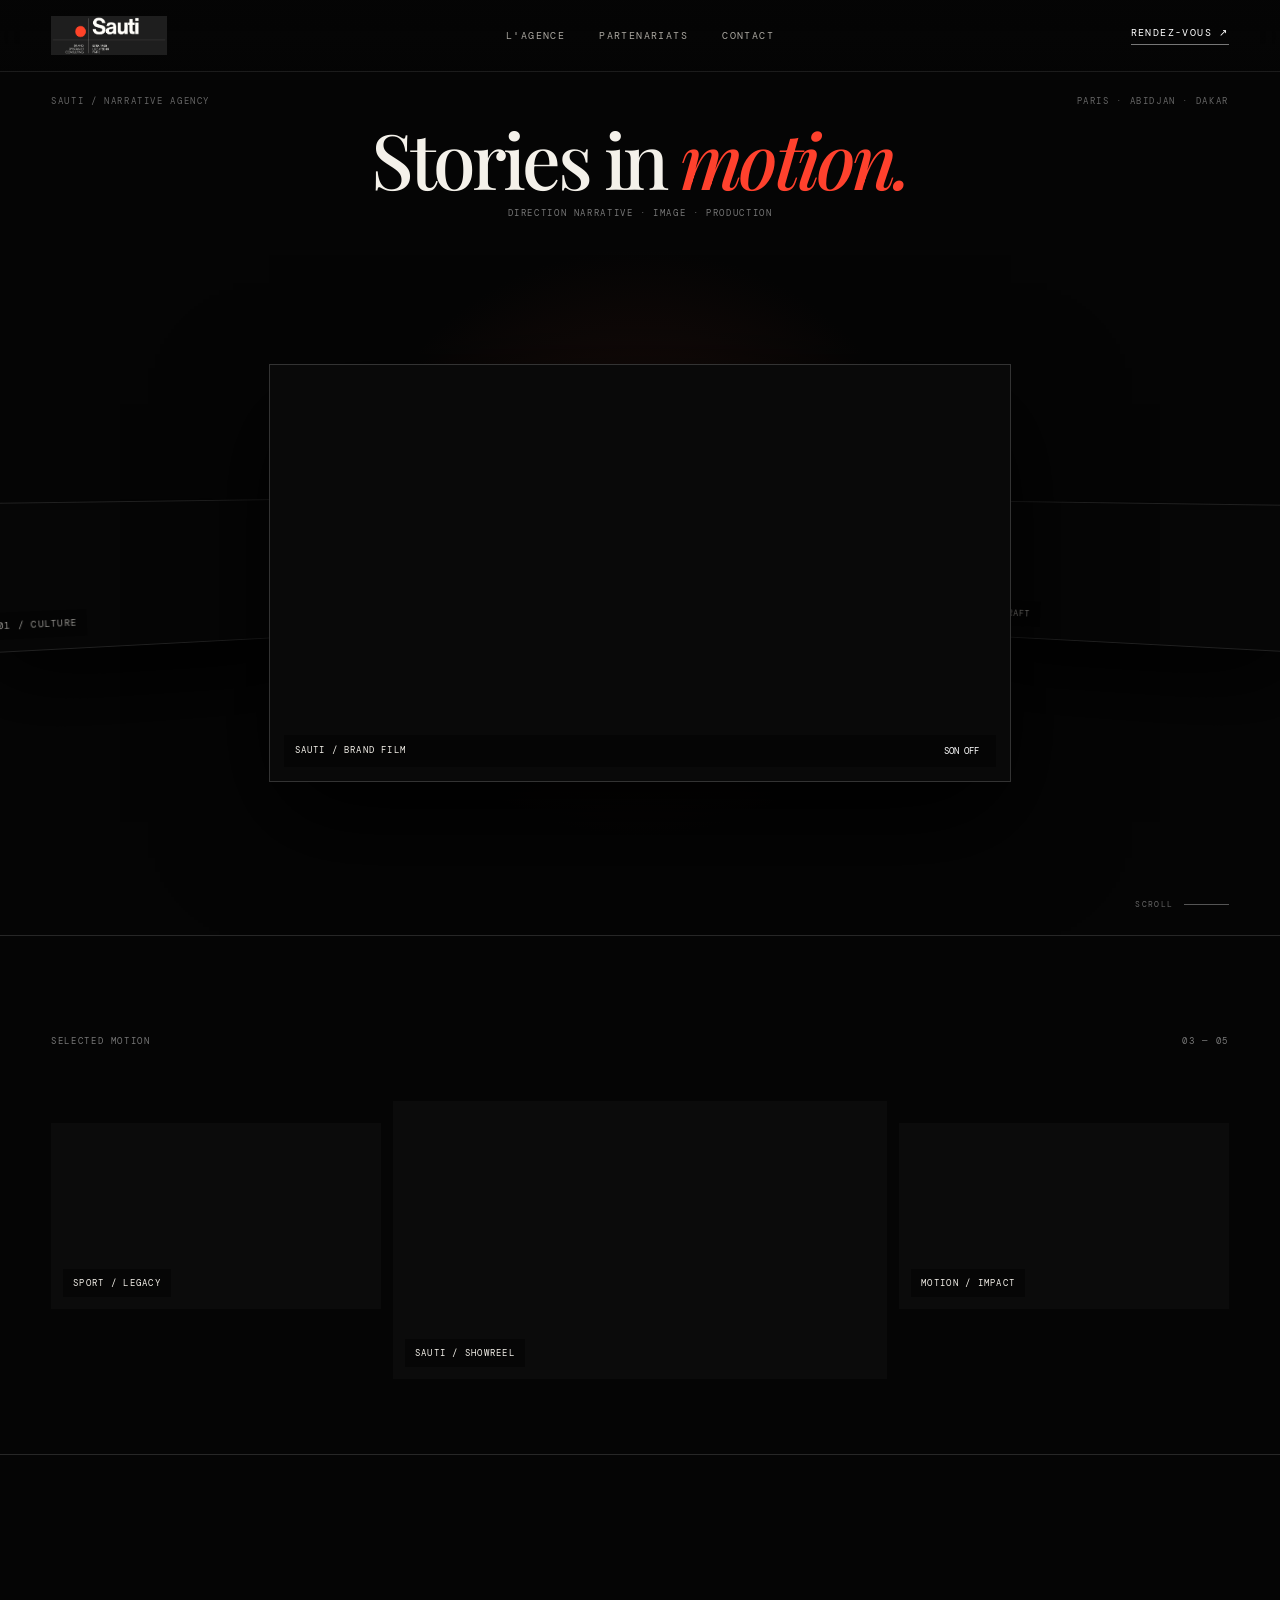
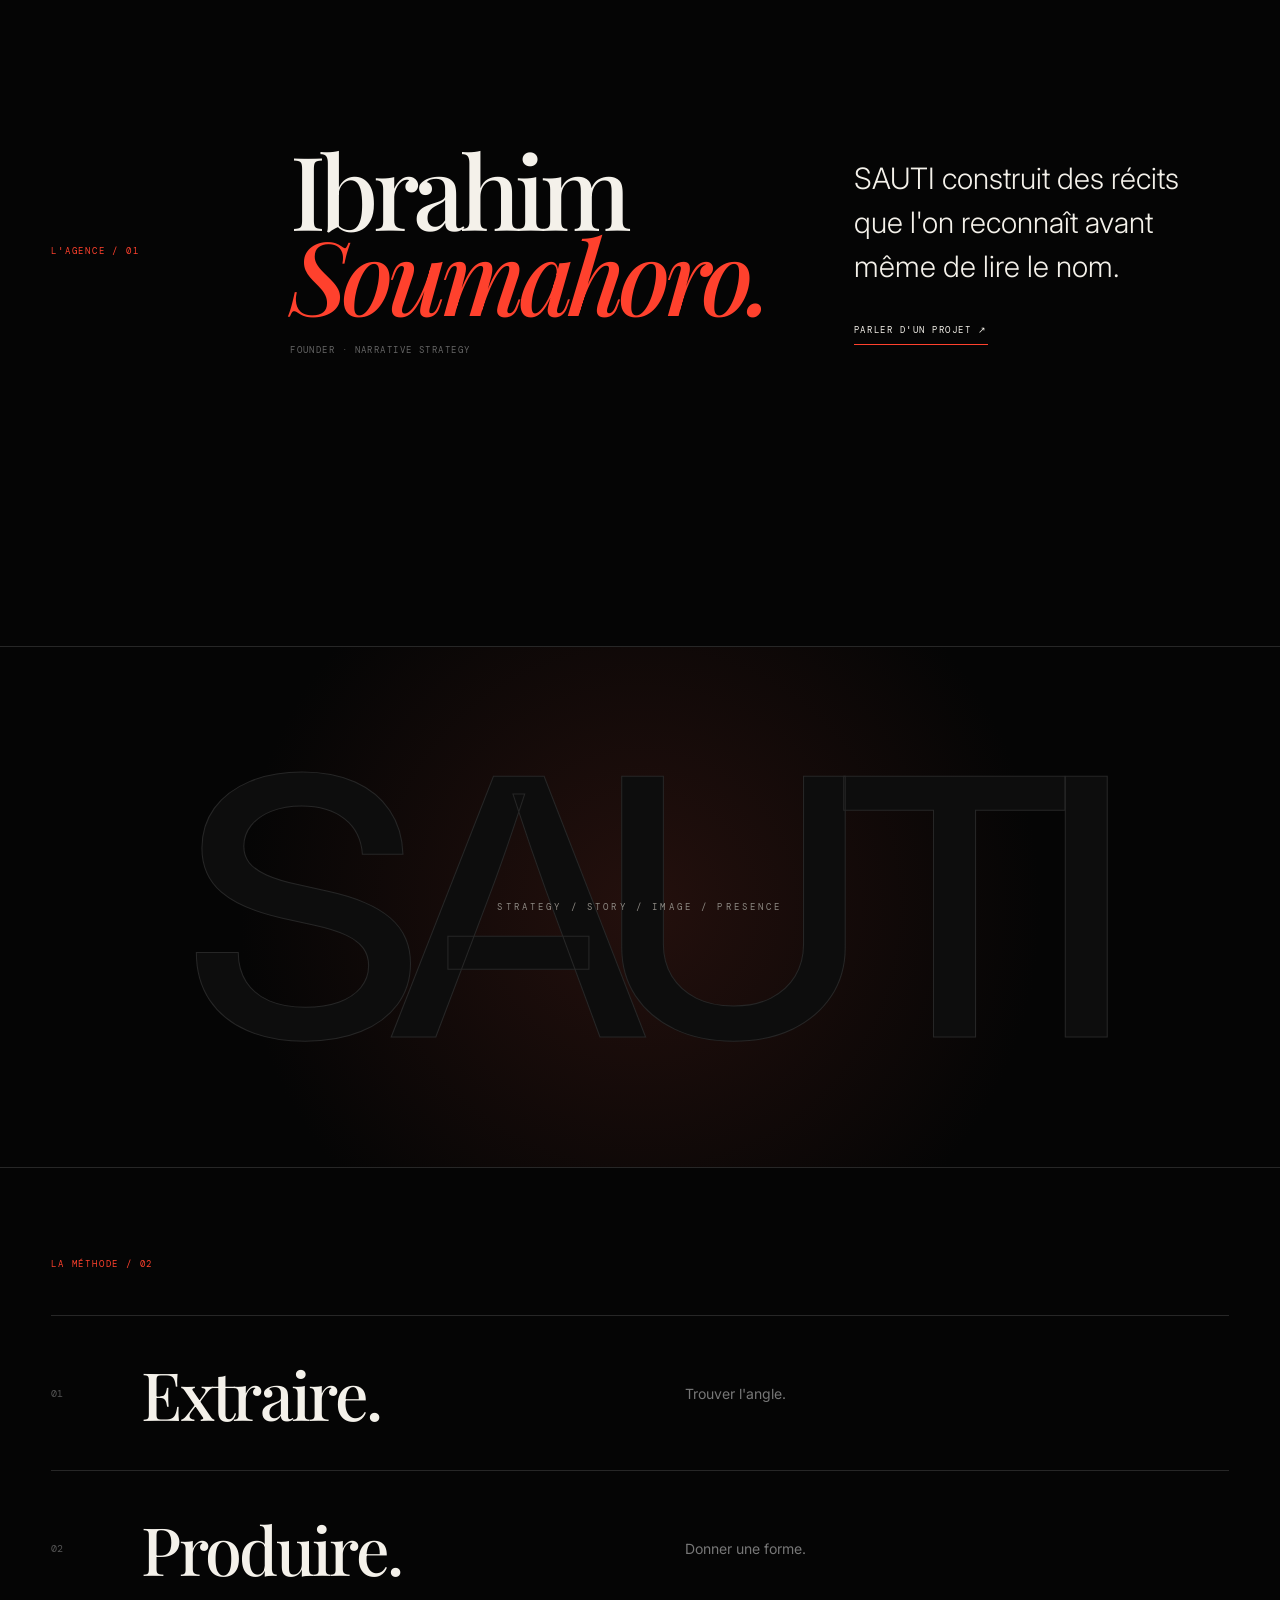
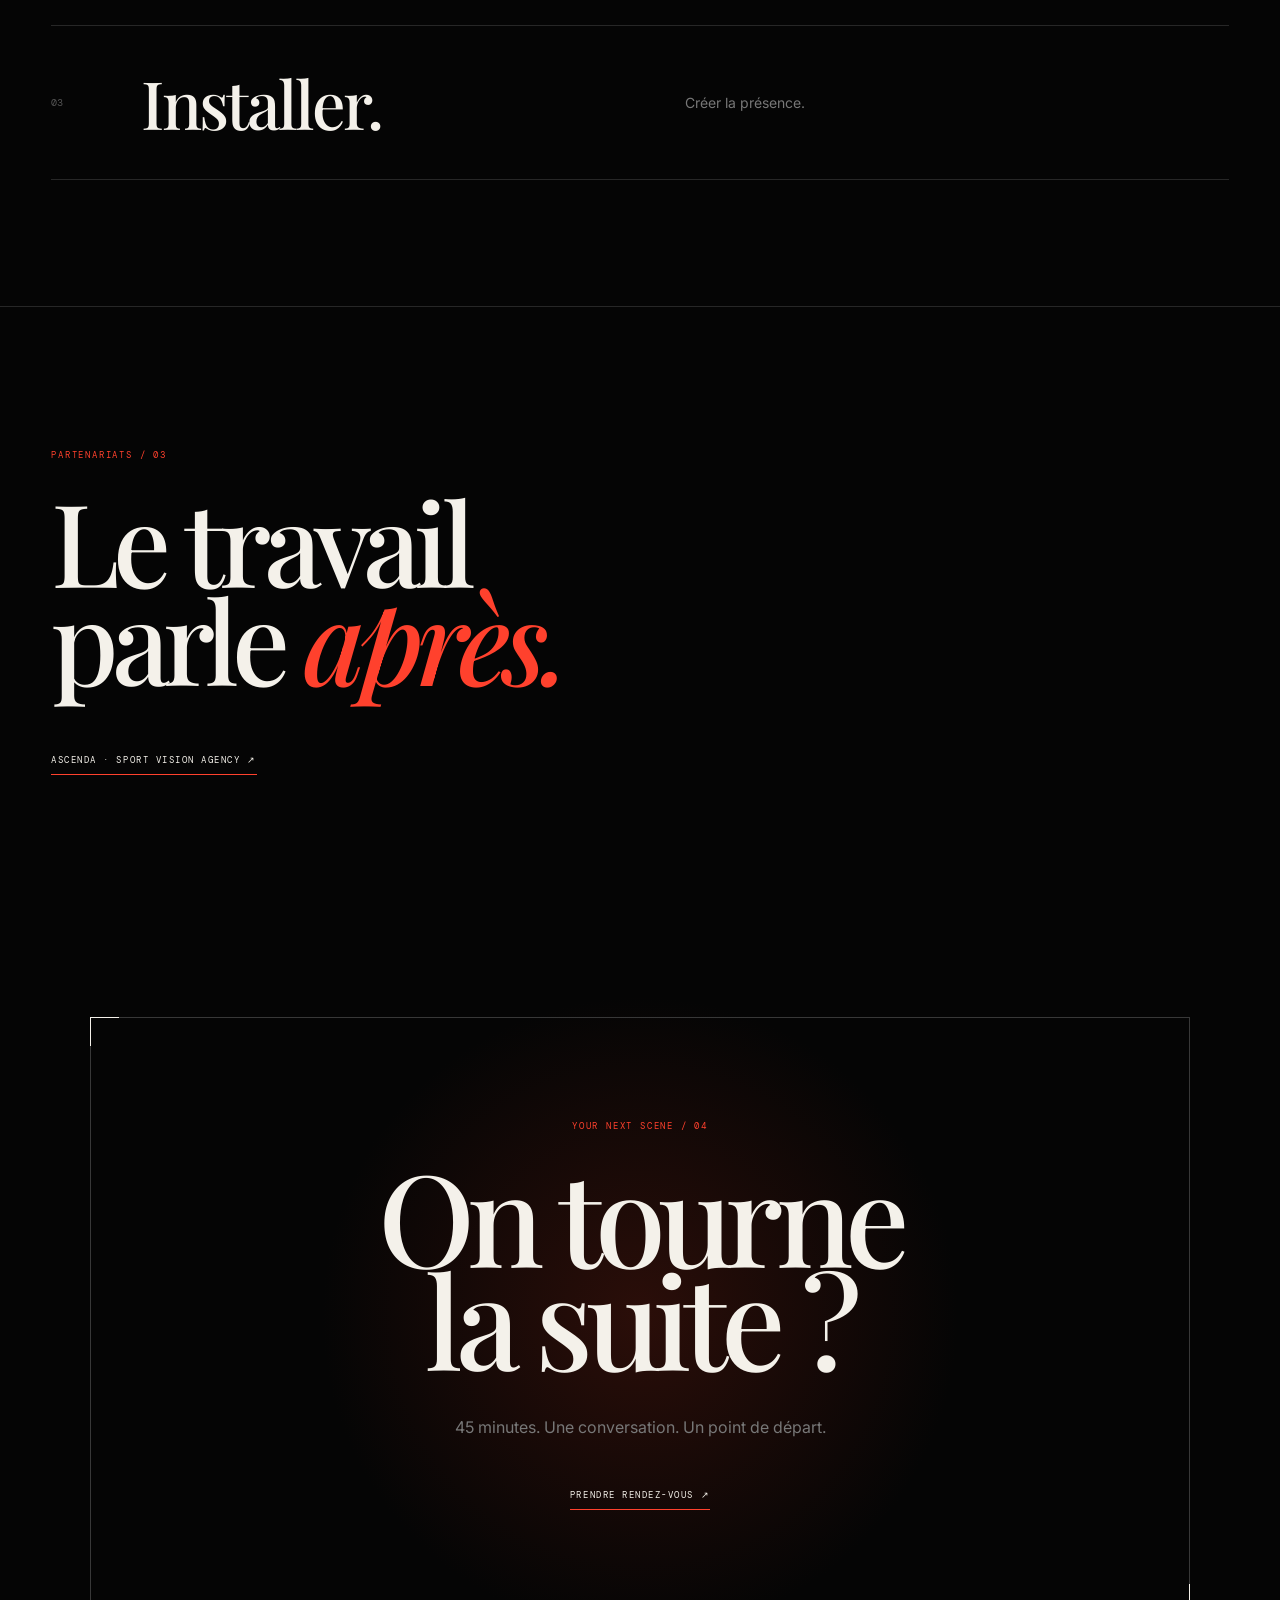
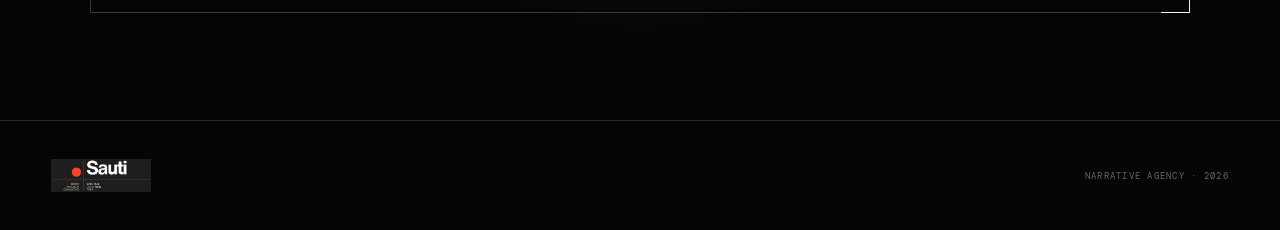
<file: index.html>
<!doctype html><html lang="fr"><head><meta charset="utf-8"><meta name="viewport" content="width=device-width,initial-scale=1,viewport-fit=cover"><meta name="theme-color" content="#050505"><title>SAUTI — Narrative Agency</title><meta name="description" content="SAUTI — stratégie narrative, production et présence."><link rel="preconnect" href="https://fonts.googleapis.com"><link rel="preconnect" href="https://fonts.gstatic.com" crossorigin><link href="https://fonts.googleapis.com/css2?family=DM+Mono:wght@300;400&family=Inter:wght@300;400;500&family=Playfair+Display:ital,wght@0,500;1,500&display=swap" rel="stylesheet"><link rel="stylesheet" href="style.css"></head><body>
<div id="progress"></div>
<header class="topbar"><a class="brand-logo" href="#top"><img src="sauti-nav.png" alt="SAUTI"></a><nav id="nav"><a href="#agence">L'agence</a><a href="partenariats.html">Partenariats</a><a href="#contact">Contact</a></nav><a class="nav-cta" href="#contact">Rendez-vous ↗</a><button class="menu" aria-label="Ouvrir le menu"><i></i><i></i></button></header>
<main id="top">
<section class="cinema-hero" aria-label="Sélection SAUTI"><div class="hero-meta"><span>SAUTI / NARRATIVE AGENCY</span><span>PARIS · ABIDJAN · DAKAR</span></div><div class="hero-title"><h1>Stories in <em>motion.</em></h1><p>Direction narrative · Image · Production</p></div><div class="cinema-stage">
<figure class="film-card film-left"><video muted loop playsinline preload="metadata" src="the-africas.mp4"></video><figcaption>01 / CULTURE</figcaption></figure>
<figure class="film-card film-main"><video id="mainFilm" muted loop playsinline preload="metadata" src="sauti-brand.mp4"></video><div class="film-controls"><span>SAUTI / BRAND FILM</span><button id="sound">SON OFF</button></div></figure>
<figure class="film-card film-right"><video muted loop playsinline preload="metadata" src="idea-cinematic.mp4"></video><figcaption>02 / CRAFT</figcaption></figure>
</div><div class="scroll-mark"><span>SCROLL</span><i></i></div></section>
<section class="film-strip"><div class="strip-label"><span>SELECTED MOTION</span><span>03 — 05</span></div><div class="strip-grid"><figure class="strip-shot"><video muted loop playsinline preload="metadata" src="mvp-kobe.mp4"></video><figcaption>SPORT / LEGACY</figcaption></figure><figure class="strip-shot wide"><video muted loop playsinline preload="metadata" src="showreel.mp4"></video><figcaption>SAUTI / SHOWREEL</figcaption></figure><figure class="strip-shot"><video muted loop playsinline preload="metadata" src="epic-trailer.mp4"></video><figcaption>MOTION / IMPACT</figcaption></figure></div></section>
<section id="agence" class="agency-new"><div class="agency-mark">L'AGENCE / 01</div><div class="agency-name"><h2>Ibrahim<br><em>Soumahoro.</em></h2><span>FOUNDER · NARRATIVE STRATEGY</span></div><div class="agency-statement"><p>SAUTI construit des récits que l'on reconnaît avant même de lire le nom.</p><a href="#contact">PARLER D'UN PROJET ↗</a></div></section>
<section class="cinema-break"><div class="break-word">SAUTI</div><p>STRATEGY / STORY / IMAGE / PRESENCE</p></section>
<section class="method-new"><div class="section-tag">LA MÉTHODE / 02</div><div class="method-line"><span>01</span><h3>Extraire.</h3><p>Trouver l'angle.</p></div><div class="method-line"><span>02</span><h3>Produire.</h3><p>Donner une forme.</p></div><div class="method-line"><span>03</span><h3>Installer.</h3><p>Créer la présence.</p></div></section>
<section class="partner-min"><span>PARTENARIATS / 03</span><h2>Le travail<br>parle <em>après.</em></h2><a href="partenariats.html">ASCENDA · SPORT VISION AGENCY ↗</a></section>
<section id="contact" class="finale-new"><div class="finale-frame"><span>YOUR NEXT SCENE / 04</span><h2>On tourne<br>la suite ?</h2><p>45 minutes. Une conversation. Un point de départ.</p><a href="mailto:contact@agencysauti.com?subject=Rendez-vous%20visio%20SAUTI">PRENDRE RENDEZ-VOUS ↗</a></div></section>
</main><footer><img src="sauti-nav.png" alt="SAUTI"><p>NARRATIVE AGENCY · 2026</p></footer><script src="script.js"></script></body></html>
</file>
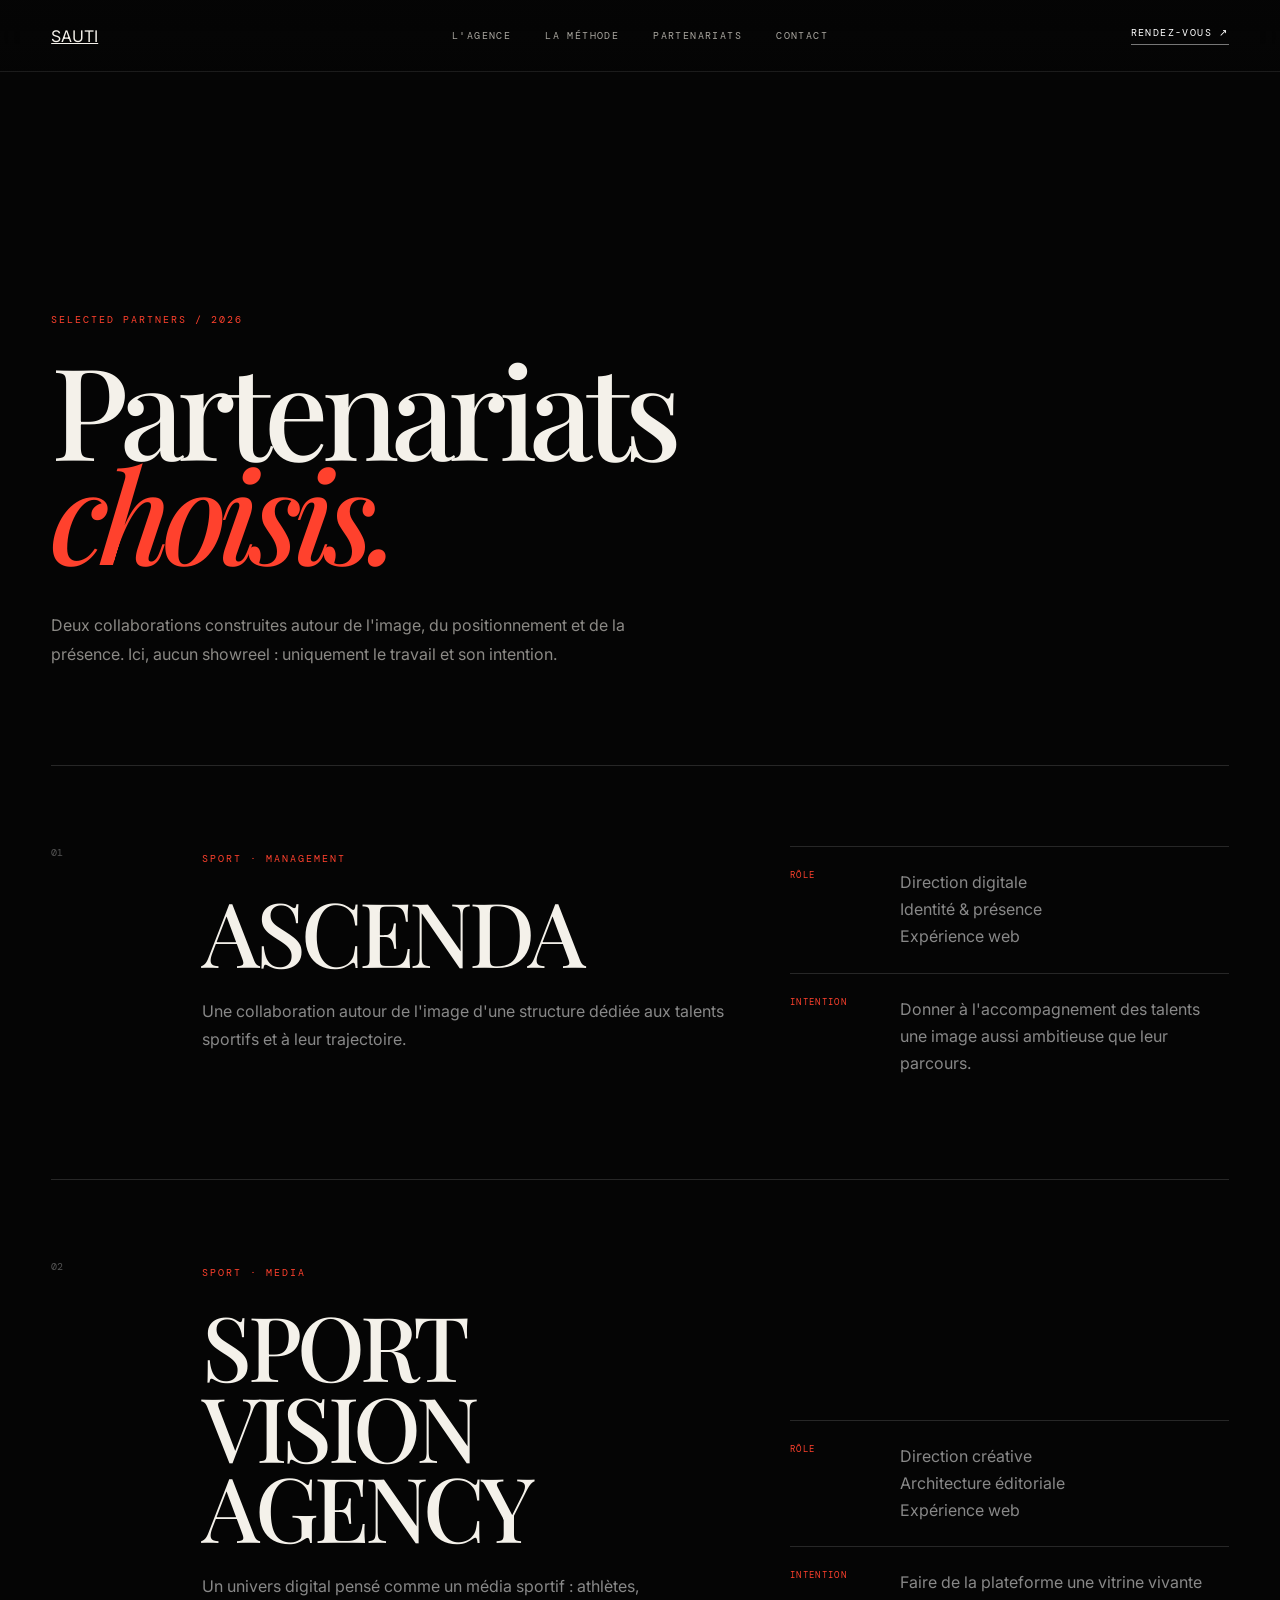
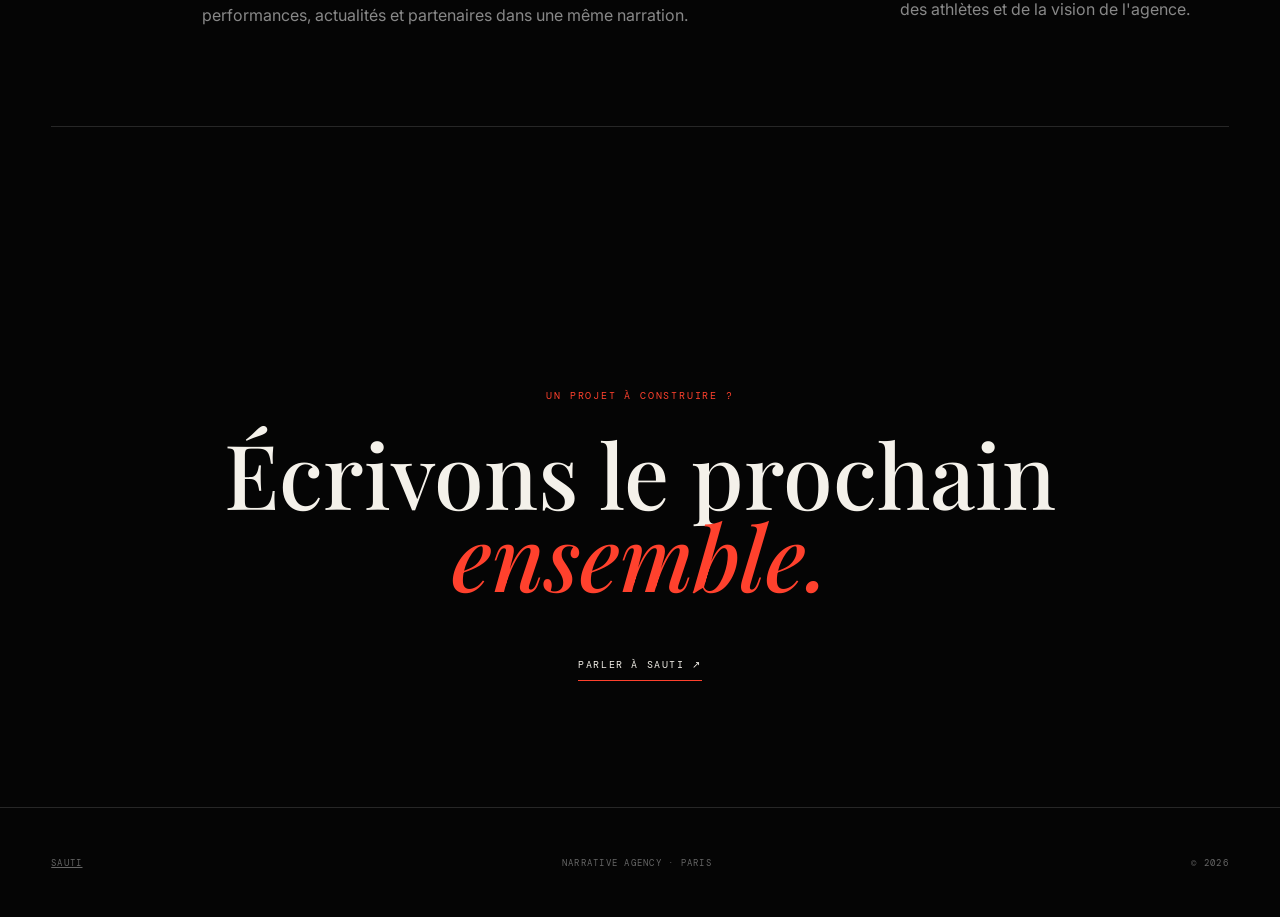
<file: partenariats.html>
<!doctype html><html lang="fr"><head><meta charset="utf-8"><meta name="viewport" content="width=device-width,initial-scale=1,viewport-fit=cover"><meta name="theme-color" content="#050505"><title>Partenariats — SAUTI</title><link rel="preconnect" href="https://fonts.googleapis.com"><link rel="preconnect" href="https://fonts.gstatic.com" crossorigin><link href="https://fonts.googleapis.com/css2?family=DM+Mono:wght@300;400&family=Inter:wght@300;400;500&family=Playfair+Display:ital,wght@0,500;1,500&display=swap" rel="stylesheet"><link rel="stylesheet" href="style.css"></head><body class="partners-page"><header class="topbar"><a class="brand" href="index.html"><span></span>SAUTI</a><nav id="nav"><a href="index.html#agence">L'agence</a><a href="index.html#methode">La méthode</a><a class="active" href="partenariats.html">Partenariats</a><a href="index.html#contact">Contact</a></nav><a class="nav-cta" href="index.html#contact">Rendez-vous ↗</a><button class="menu" aria-label="Ouvrir le menu"><i></i><i></i></button></header><main>
<section class="partners-hero"><span>SELECTED PARTNERS / 2026</span><h1>Partenariats<br><em>choisis.</em></h1><p>Deux collaborations construites autour de l'image, du positionnement et de la présence. Ici, aucun showreel : uniquement le travail et son intention.</p></section>
<section class="cases"><article class="case"><div class="case-number">01</div><div class="case-main"><span>SPORT · MANAGEMENT</span><h2>ASCENDA</h2><p>Une collaboration autour de l'image d'une structure dédiée aux talents sportifs et à leur trajectoire.</p></div><div class="case-detail"><dl><div><dt>RÔLE</dt><dd>Direction digitale<br>Identité & présence<br>Expérience web</dd></div><div><dt>INTENTION</dt><dd>Donner à l'accompagnement des talents une image aussi ambitieuse que leur parcours.</dd></div></dl></div></article>
<article class="case"><div class="case-number">02</div><div class="case-main"><span>SPORT · MEDIA</span><h2>SPORT VISION<br>AGENCY</h2><p>Un univers digital pensé comme un média sportif : athlètes, performances, actualités et partenaires dans une même narration.</p></div><div class="case-detail"><dl><div><dt>RÔLE</dt><dd>Direction créative<br>Architecture éditoriale<br>Expérience web</dd></div><div><dt>INTENTION</dt><dd>Faire de la plateforme une vitrine vivante des athlètes et de la vision de l'agence.</dd></div></dl></div></article></section>
<section class="partners-end"><p>UN PROJET À CONSTRUIRE ?</p><h2>Écrivons le prochain<br><em>ensemble.</em></h2><a href="index.html#contact">PARLER À SAUTI ↗</a></section></main><footer><a class="brand" href="index.html"><span></span>SAUTI</a><p>NARRATIVE AGENCY · PARIS</p><p>© 2026</p></footer><script src="script.js"></script></body></html>
</file>
<file: style.css>
:root{--bg:#050505;--fg:#f4f1ea;--muted:#8b8984;--red:#ff412d;--line:#272727;--pad:clamp(18px,4vw,64px)}*{box-sizing:border-box}html{scroll-behavior:smooth}body{margin:0;background:var(--bg);color:var(--fg);font-family:Inter,Arial,sans-serif;overflow-x:hidden}a{color:inherit}em{font-family:"Playfair Display",serif;font-weight:500;color:var(--red)}#progress{position:fixed;z-index:150;top:0;left:0;height:2px;background:var(--red);width:0}.topbar{position:fixed;z-index:120;top:0;left:0;right:0;height:72px;padding:0 var(--pad);display:flex;align-items:center;border-bottom:1px solid rgba(255,255,255,.09);background:linear-gradient(#050505e8,#050505a8);backdrop-filter:blur(16px)}.brand-logo{width:116px;height:42px;display:flex;align-items:center}.brand-logo img{width:100%;height:100%;object-fit:contain}nav{position:absolute;left:50%;transform:translateX(-50%);display:flex;gap:34px}nav a,.nav-cta{font:10px DM Mono,monospace;letter-spacing:.14em;text-transform:uppercase;text-decoration:none;color:#aaa7a0}.nav-cta{margin-left:auto;color:#fff;border-bottom:1px solid #777;padding-bottom:5px}.menu{display:none;margin-left:auto;width:34px;height:34px;background:none;border:0}.menu i{display:block;width:22px;height:1px;background:#fff;margin:6px auto}.cinema-hero{min-height:100svh;padding:100px var(--pad) 32px;position:relative;display:flex;flex-direction:column;justify-content:center;overflow:hidden;background:radial-gradient(circle at 50% 58%,#25100c 0,transparent 35%)}.hero-meta{position:absolute;top:95px;left:var(--pad);right:var(--pad);display:flex;justify-content:space-between;font:9px DM Mono;letter-spacing:.18em;color:#666}.hero-title{text-align:center;margin:24px 0 24px;position:relative;z-index:3}.hero-title h1{font:500 clamp(48px,6vw,94px)/.9 Playfair Display;margin:0;letter-spacing:-.05em}.hero-title p{margin:14px 0 0;font:9px DM Mono;letter-spacing:.18em;color:#777;text-transform:uppercase}.cinema-stage{height:min(65vw,660px);min-height:430px;position:relative;display:flex;align-items:center;justify-content:center;perspective:1400px}.film-card{margin:0;position:absolute;overflow:hidden;background:#090909;border:1px solid #333;box-shadow:0 40px 100px #000;transition:transform .7s cubic-bezier(.2,.8,.2,1),filter .7s}.film-card video{width:100%;height:100%;display:block;object-fit:cover}.film-main{width:min(58vw,920px);aspect-ratio:16/9;z-index:5}.film-left,.film-right{width:min(28vw,440px);aspect-ratio:640/274;z-index:2;filter:brightness(.62)}.film-left{left:-5vw;transform:rotateY(24deg) rotateZ(-2deg) translateZ(-100px)}.film-right{right:-5vw;transform:rotateY(-24deg) rotateZ(2deg) translateZ(-100px);aspect-ratio:640/268}.film-left:hover,.film-right:hover{filter:brightness(1);z-index:6;transform:rotateY(0) rotateZ(0) translateZ(20px)}.film-controls{position:absolute;left:14px;right:14px;bottom:14px;display:flex;justify-content:space-between;background:#050505c7;padding:9px 11px;font:9px DM Mono;letter-spacing:.13em}.film-controls button{font:inherit;color:#fff;background:none;border:0;cursor:pointer}.film-card figcaption,.strip-shot figcaption{position:absolute;left:12px;bottom:12px;background:#050505cf;padding:8px 10px;font:9px DM Mono;letter-spacing:.14em}.scroll-mark{position:absolute;right:var(--pad);bottom:26px;display:flex;align-items:center;gap:10px;font:8px DM Mono;letter-spacing:.18em;color:#666}.scroll-mark i{width:45px;height:1px;background:#555}.film-strip{padding:11vh var(--pad);border-top:1px solid var(--line)}.strip-label{display:flex;justify-content:space-between;margin-bottom:30px;font:9px DM Mono;letter-spacing:.18em;color:#777}.strip-grid{display:grid;grid-template-columns:1fr 1.5fr 1fr;gap:12px;align-items:center}.strip-shot{position:relative;margin:0;aspect-ratio:16/9;overflow:hidden;background:#0b0b0b}.strip-shot video{width:100%;height:100%;object-fit:cover;display:block}.strip-shot.wide{transform:translateY(24px)}.agency-new{min-height:88svh;padding:14vh var(--pad);display:grid;grid-template-columns:.35fr 1fr .75fr;gap:5vw;align-items:center;border-top:1px solid var(--line)}.agency-mark,.section-tag,.partner-min>span,.finale-frame>span{font:9px DM Mono;letter-spacing:.2em;color:var(--red)}.agency-name h2{font:500 clamp(65px,8vw,126px)/.83 Playfair Display;letter-spacing:-.055em;margin:0}.agency-name>span{display:block;margin-top:28px;font:9px DM Mono;letter-spacing:.16em;color:#666}.agency-statement p{font:300 clamp(22px,2.3vw,35px)/1.5 Inter;margin:0}.agency-statement a,.partner-min a,.finale-frame a{display:inline-block;margin-top:36px;text-decoration:none;font:9px DM Mono;letter-spacing:.17em;border-bottom:1px solid var(--red);padding-bottom:8px}.cinema-break{height:58svh;min-height:440px;display:grid;place-items:center;position:relative;overflow:hidden;border-top:1px solid var(--line);border-bottom:1px solid var(--line);background:radial-gradient(circle,#24100d 0,#050505 58%)}.break-word{font:500 clamp(130px,28vw,520px)/1 Inter;letter-spacing:-.09em;color:#0d0d0d;-webkit-text-stroke:1px #262626;transform:scaleX(1.08)}.cinema-break p{position:absolute;font:9px DM Mono;letter-spacing:.35em;color:#8d8983}.method-new{padding:10vh var(--pad) 14vh}.section-tag{margin-bottom:45px}.method-line{display:grid;grid-template-columns:90px 1fr 1fr;align-items:center;border-top:1px solid var(--line);min-height:155px}.method-line:last-child{border-bottom:1px solid var(--line)}.method-line>span{font:10px DM Mono;color:#555}.method-line h3{font:500 clamp(42px,5.2vw,82px) Playfair Display;margin:0;letter-spacing:-.04em}.method-line p{color:#777;margin:0;font-size:14px}.partner-min{padding:15vh var(--pad);border-top:1px solid var(--line)}.partner-min h2{font:500 clamp(68px,9vw,145px)/.85 Playfair Display;letter-spacing:-.06em;margin:30px 0}.finale-new{min-height:90svh;padding:8vh var(--pad);display:grid;place-items:center;background:radial-gradient(circle at 50% 50%,#2b0e09 0,transparent 42%)}.finale-frame{width:min(1100px,100%);min-height:65svh;border:1px solid #383838;display:flex;flex-direction:column;justify-content:center;align-items:center;text-align:center;padding:8vw;position:relative}.finale-frame:before,.finale-frame:after{content:"";position:absolute;width:28px;height:28px;border-color:var(--red)}.finale-frame:before{left:-1px;top:-1px;border-left:1px solid;border-top:1px solid}.finale-frame:after{right:-1px;bottom:-1px;border-right:1px solid;border-bottom:1px solid}.finale-frame h2{font:500 clamp(72px,10vw,160px)/.8 Playfair Display;letter-spacing:-.06em;margin:32px 0}.finale-frame p{color:#777}footer{min-height:110px;padding:24px var(--pad);border-top:1px solid var(--line);display:flex;align-items:center;justify-content:space-between;color:#666;font:9px DM Mono;letter-spacing:.14em}footer img{width:100px;height:36px;object-fit:contain}
/* partnerships */.partners-hero{min-height:85svh;padding:180px var(--pad) 80px;display:flex;flex-direction:column;justify-content:end}.partners-hero>span,.case-main>span{font:10px DM Mono;letter-spacing:.2em;color:var(--red)}.partners-hero h1{font:500 clamp(75px,10vw,165px)/.82 Playfair Display;letter-spacing:-.06em;margin:30px 0}.partners-hero p{max-width:650px;color:#8b8985;line-height:1.8}.cases{padding:0 var(--pad) 14vh}.case{display:grid;grid-template-columns:100px 1.1fr .9fr;gap:4vw;padding:80px 0;border-top:1px solid var(--line)}.case:last-child{border-bottom:1px solid var(--line)}.case-number{font:10px DM Mono;color:#555}.case-main h2{font:500 clamp(52px,7vw,110px)/.9 Playfair Display;letter-spacing:-.05em;margin:25px 0}.case-main p{max-width:550px;color:#888;line-height:1.8}.case-detail{align-self:end}.case-detail dl{margin:0}.case-detail dl>div{display:grid;grid-template-columns:110px 1fr;border-top:1px solid var(--line);padding:22px 0}.case-detail dt{font:9px DM Mono;letter-spacing:.15em;color:var(--red)}.case-detail dd{margin:0;color:#888;line-height:1.7}.partners-end{padding:14vh var(--pad);text-align:center}.partners-end p{font:10px DM Mono;letter-spacing:.18em;color:var(--red)}.partners-end h2{font:500 clamp(58px,7vw,110px)/.92 Playfair Display;margin:30px 0}.partners-end a{display:inline-block;margin-top:32px;text-decoration:none;font:10px DM Mono;letter-spacing:.16em;border-bottom:1px solid var(--red);padding-bottom:9px}
@media(max-width:900px){.topbar{height:64px}.brand-logo{width:95px;height:36px}.topbar nav,.nav-cta{display:none}.menu{display:block}.topbar nav.open{display:flex;position:fixed;left:0;right:0;top:64px;transform:none;background:#050505f8;border-bottom:1px solid var(--line);padding:28px var(--pad);flex-direction:column;gap:25px}.topbar nav.open a{font-size:12px;color:#eee}.cinema-hero{min-height:100svh;padding-top:90px;justify-content:center}.hero-meta{top:82px}.hero-meta span:last-child{display:none}.hero-title{margin:18px 0 8px}.hero-title h1{font-size:clamp(48px,12vw,72px)}.cinema-stage{height:auto;min-height:0;display:grid;grid-template-columns:1fr;gap:12px;perspective:none}.film-card{position:relative;left:auto!important;right:auto!important;transform:none!important;filter:none!important;width:100%!important}.film-main{aspect-ratio:16/9;order:-1}.film-left{aspect-ratio:640/274}.film-right{aspect-ratio:640/268}.film-left,.film-right{display:none}.scroll-mark{display:none}.film-strip{padding-top:8vh}.strip-grid{display:flex;overflow-x:auto;scroll-snap-type:x mandatory;gap:10px;margin-right:calc(var(--pad)*-1);padding-right:var(--pad);scrollbar-width:none}.strip-grid::-webkit-scrollbar{display:none}.strip-shot,.strip-shot.wide{flex:0 0 82vw;transform:none;scroll-snap-align:center}.agency-new{grid-template-columns:1fr;min-height:auto;padding-top:12vh;padding-bottom:12vh}.agency-name h2{font-size:clamp(62px,18vw,100px)}.agency-statement{max-width:580px}.cinema-break{height:45svh;min-height:330px}.break-word{font-size:38vw}.method-line{grid-template-columns:55px 1fr;min-height:125px}.method-line p{grid-column:2;margin-top:-25px}.partner-min{padding-top:12vh;padding-bottom:12vh}.partner-min h2{font-size:clamp(64px,18vw,105px)}.finale-new{min-height:80svh}.finale-frame{min-height:62svh;padding:12vw 6vw}.finale-frame h2{font-size:clamp(70px,20vw,110px)}.partners-hero{min-height:75svh;padding-top:130px}.case{grid-template-columns:45px 1fr}.case-detail{grid-column:2}}
@media(max-width:520px){.cinema-hero{padding-left:14px;padding-right:14px}.hero-meta{left:14px;right:14px}.hero-title{text-align:left}.hero-title p{font-size:8px}.film-main{width:calc(100vw - 28px)!important}.film-strip{padding-left:14px;padding-right:14px}.strip-shot,.strip-shot.wide{flex-basis:88vw}.agency-new,.method-new,.partner-min,.finale-new{padding-left:20px;padding-right:20px}.agency-statement p{font-size:21px}.method-line h3{font-size:44px}.method-line p{font-size:12px}.finale-frame p{font-size:13px;line-height:1.6}.case{display:block}.case-number{margin-bottom:25px}.case-detail{margin-top:45px}.case-detail dl>div{grid-template-columns:90px 1fr}footer{gap:15px;align-items:flex-start;flex-direction:column}}
</file>
